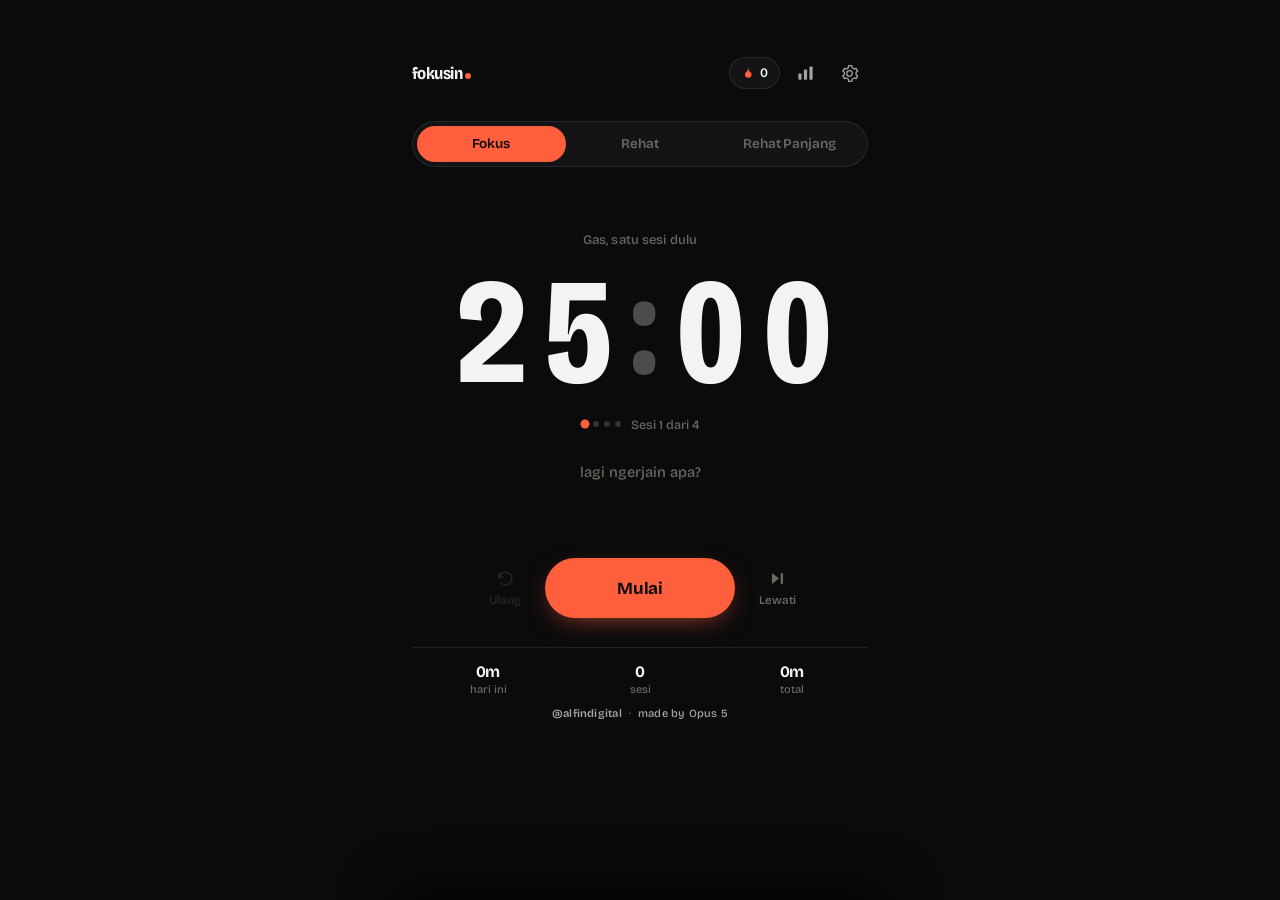
<file: index.html>
<!doctype html>
<html lang="id" data-theme="dark" data-mode="focus">
<head>
<meta charset="utf-8">
<meta name="viewport" content="width=device-width, initial-scale=1, viewport-fit=cover, maximum-scale=5">
<title>Fokusin - Timer Pomodoro</title>
<meta name="description" content="Timer pomodoro simpel buat yang gampang kedistrak. Offline, tanpa akun, tanpa iklan.">
<meta name="theme-color" content="#0B0B0C">
<meta name="color-scheme" content="dark light">
<link rel="manifest" href="manifest.webmanifest">
<link rel="icon" href="icons/favicon-32.png" sizes="32x32">
<link rel="apple-touch-icon" href="icons/apple-touch-icon.png">
<meta name="apple-mobile-web-app-capable" content="yes">
<meta name="apple-mobile-web-app-status-bar-style" content="black-translucent">
<meta name="apple-mobile-web-app-title" content="Fokusin">
<meta name="mobile-web-app-capable" content="yes">

<meta property="og:title" content="Fokusin - Timer Pomodoro">
<meta property="og:description" content="Timer pomodoro simpel buat yang gampang kedistrak. Offline, tanpa akun, tanpa iklan.">
<meta property="og:type" content="website">

<link rel="preconnect" href="https://fonts.googleapis.com">
<link rel="preconnect" href="https://fonts.gstatic.com" crossorigin>
<link rel="stylesheet" href="https://fonts.googleapis.com/css2?family=Bricolage+Grotesque:opsz,wdth,wght@12..96,75..100,400..800&display=swap">
<link rel="stylesheet" href="css/style.css?v=5">
</head>
<body>

<div class="fill" id="fill" aria-hidden="true"></div>
<div class="hairline" id="hairline" aria-hidden="true"></div>

<div class="app">

  <header class="bar">
    <div class="brand">
      <span class="brand__word">fokusin</span>
      <span class="brand__dot" aria-hidden="true"></span>
    </div>
    <div class="bar__right">
      <button class="chip" id="streakChip" type="button" aria-label="Buka statistik">
        <svg viewBox="0 0 24 24" aria-hidden="true"><path d="M13 2s.6 3.2-1.6 5.5C9.2 9.8 7 11.4 7 14.5A5.5 5.5 0 0 0 12.5 20 5.5 5.5 0 0 0 18 14.5c0-2.4-1.2-4-2.3-5.3-.3 1-.9 1.8-1.7 2.3.4-2.9-.4-6.7-1-9.5Z"/></svg>
        <span id="streakValue">0</span>
      </button>
      <button class="iconbtn" id="btnStats" type="button" aria-label="Statistik">
        <svg viewBox="0 0 24 24" aria-hidden="true"><rect x="3" y="12" width="4" height="8" rx="1"/><rect x="10" y="7" width="4" height="13" rx="1"/><rect x="17" y="3" width="4" height="17" rx="1"/></svg>
      </button>
      <button class="iconbtn" id="btnSettings" type="button" aria-label="Setelan">
        <svg viewBox="0 0 24 24" aria-hidden="true"><path d="M12 8.5A3.5 3.5 0 1 0 12 15.5 3.5 3.5 0 0 0 12 8.5Zm8.4 3.5c0-.5-.05-1-.13-1.47l2.03-1.56-2-3.46-2.4.96a8.3 8.3 0 0 0-2.55-1.48L14.9 2h-4l-.45 2.99c-.92.33-1.78.83-2.54 1.48l-2.4-.96-2 3.46 2.03 1.56a8.6 8.6 0 0 0 0 2.94L3.5 15.03l2 3.46 2.4-.96c.76.65 1.62 1.15 2.55 1.48L10.9 22h4l.45-2.99a8.3 8.3 0 0 0 2.55-1.48l2.4.96 2-3.46-2.03-1.56c.08-.48.13-.97.13-1.47Z" fill="none" stroke="currentColor" stroke-width="1.6" stroke-linejoin="round"/></svg>
      </button>
    </div>
  </header>

  <nav class="modes" id="modes" role="tablist" aria-label="Mode timer">
    <span class="modes__pill" id="modePill" aria-hidden="true"></span>
    <button role="tab" type="button" data-mode="focus" aria-selected="true">Fokus</button>
    <button role="tab" type="button" data-mode="short" aria-selected="false">Rehat</button>
    <button role="tab" type="button" data-mode="long" aria-selected="false">Rehat Panjang</button>
  </nav>

  <main class="stage">
    <p class="eyebrow" id="eyebrow">Gas, satu sesi dulu</p>

    <div class="clock" id="clock" role="timer" aria-live="off">
      <span class="clock__d" data-i="0">2</span><span class="clock__d" data-i="1">5</span><span class="clock__sep">:</span><span class="clock__d" data-i="2">0</span><span class="clock__d" data-i="3">0</span>
    </div>
    <span class="sr-only" id="clockSr" aria-live="polite"></span>

    <div class="rounds">
      <span class="rounds__dots" id="roundDots"></span>
      <span class="rounds__label" id="roundLabel">Sesi 1 dari 4</span>
    </div>

    <label class="task">
      <span class="sr-only">Tugas yang sedang dikerjakan</span>
      <input id="taskInput" type="text" maxlength="60" placeholder="lagi ngerjain apa?" autocomplete="off" enterkeyhint="done">
    </label>
  </main>

  <div class="controls">
    <button class="ghost" id="btnReset" type="button">
      <svg viewBox="0 0 24 24" aria-hidden="true"><path d="M4 12a8 8 0 1 1 2.3 5.7" fill="none" stroke="currentColor" stroke-width="2" stroke-linecap="round"/><path d="M4 5v5h5" fill="none" stroke="currentColor" stroke-width="2" stroke-linecap="round" stroke-linejoin="round"/></svg>
      <span>Ulang</span>
    </button>

    <button class="primary" id="btnStart" type="button">
      <span id="btnStartLabel">Mulai</span>
    </button>

    <button class="ghost" id="btnSkip" type="button">
      <svg viewBox="0 0 24 24" aria-hidden="true"><path d="M5 5l9 7-9 7V5Z"/><rect x="16" y="5" width="3" height="14" rx="1"/></svg>
      <span>Lewati</span>
    </button>
  </div>

  <footer class="foot">
    <div class="strip">
      <div class="strip__item"><b id="statToday">0m</b><small>hari ini</small></div>
      <div class="strip__item"><b id="statSessions">0</b><small>sesi</small></div>
      <div class="strip__item"><b id="statTotal">0j</b><small>total</small></div>
    </div>
    <p class="credit">
      <a href="https://alfindigital.com" target="_blank" rel="noopener noreferrer">@alfindigital</a>
      <span class="credit__sep" aria-hidden="true">&middot;</span>
      <span>made by Opus 5</span>
    </p>
  </footer>
</div>

<div class="toast" id="toast" role="status" aria-live="polite"></div>

<!-- ============ SHEET: SETELAN ============ -->
<div class="scrim" id="scrim" hidden></div>

<section class="sheet" id="sheetSettings" hidden aria-labelledby="settingsTitle">
  <div class="sheet__grab" aria-hidden="true"></div>
  <div class="sheet__head">
    <h2 id="settingsTitle">Setelan</h2>
    <button class="iconbtn" data-close type="button" aria-label="Tutup">
      <svg viewBox="0 0 24 24" aria-hidden="true"><path d="M6 6l12 12M18 6L6 18" fill="none" stroke="currentColor" stroke-width="2" stroke-linecap="round"/></svg>
    </button>
  </div>
  <div class="sheet__body">

    <p class="label">Durasi</p>
    <div class="rows">
      <div class="row"><span>Fokus</span><span class="stepper"><button type="button" data-step="focusMin:-1" aria-label="Kurangi">−</button><b id="valFocusMin">25</b><button type="button" data-step="focusMin:1" aria-label="Tambah">+</button><i>mnt</i></span></div>
      <div class="row"><span>Rehat</span><span class="stepper"><button type="button" data-step="shortMin:-1" aria-label="Kurangi">−</button><b id="valShortMin">5</b><button type="button" data-step="shortMin:1" aria-label="Tambah">+</button><i>mnt</i></span></div>
      <div class="row"><span>Rehat panjang</span><span class="stepper"><button type="button" data-step="longMin:-1" aria-label="Kurangi">−</button><b id="valLongMin">15</b><button type="button" data-step="longMin:1" aria-label="Tambah">+</button><i>mnt</i></span></div>
      <div class="row"><span>Sesi sebelum rehat panjang</span><span class="stepper"><button type="button" data-step="rounds:-1" aria-label="Kurangi">−</button><b id="valRounds">4</b><button type="button" data-step="rounds:1" aria-label="Tambah">+</button><i>sesi</i></span></div>
    </div>

    <p class="label">Otomatis</p>
    <div class="rows">
      <div class="row"><span>Auto mulai rehat</span><button class="switch" type="button" data-toggle="autoBreak" role="switch" aria-checked="false"><i></i></button></div>
      <div class="row"><span>Auto mulai fokus</span><button class="switch" type="button" data-toggle="autoFocus" role="switch" aria-checked="false"><i></i></button></div>
    </div>

    <p class="label">Suara &amp; getar</p>
    <div class="rows">
      <div class="row"><span>Alarm</span>
        <span class="segs" id="soundSegs">
          <button type="button" data-sound="bell">Denting</button>
          <button type="button" data-sound="knock">Ketuk</button>
          <button type="button" data-sound="rise">Naik</button>
          <button type="button" data-sound="none">Bisu</button>
        </span>
      </div>
      <div class="row"><span>Volume</span><input class="range" id="volRange" type="range" min="0" max="100" step="5" aria-label="Volume alarm"></div>
      <div class="row"><span>Getar saat selesai</span><button class="switch" type="button" data-toggle="vibrate" role="switch" aria-checked="false"><i></i></button></div>
    </div>

    <p class="label">Tampilan</p>
    <div class="rows">
      <div class="row"><span>Tema</span>
        <span class="segs" id="themeSegs">
          <button type="button" data-theme="dark">Gelap</button>
          <button type="button" data-theme="light">Terang</button>
          <button type="button" data-theme="system">Sistem</button>
        </span>
      </div>
      <div class="row"><span>Layar tetap nyala</span><button class="switch" type="button" data-toggle="wakeLock" role="switch" aria-checked="false"><i></i></button></div>
    </div>

    <p class="label">Notifikasi</p>
    <div class="rows">
      <div class="row"><span>Kabari kalau sesi kelar</span><button class="switch" type="button" data-toggle="notify" role="switch" aria-checked="false"><i></i></button></div>
    </div>
    <p class="note" id="notifyNote">Kalau app ditutup total, notifikasi bisa telat. Biarkan tab tetap terbuka pas timer jalan.</p>

    <p class="label">Data</p>
    <div class="rows">
      <div class="row"><span>Hapus semua data</span><button class="danger" id="btnWipe" type="button">Hapus</button></div>
    </div>
    <p class="note">Semua data cuma disimpan di HP kamu. Nggak ada server, nggak ada akun.</p>

  </div>
</section>

<!-- ============ SHEET: STATISTIK ============ -->
<section class="sheet" id="sheetStats" hidden aria-labelledby="statsTitle">
  <div class="sheet__grab" aria-hidden="true"></div>
  <div class="sheet__head">
    <h2 id="statsTitle">Statistik</h2>
    <button class="iconbtn" data-close type="button" aria-label="Tutup">
      <svg viewBox="0 0 24 24" aria-hidden="true"><path d="M6 6l12 12M18 6L6 18" fill="none" stroke="currentColor" stroke-width="2" stroke-linecap="round"/></svg>
    </button>
  </div>
  <div class="sheet__body">
    <div class="bigrow">
      <div><b id="sTotal">0j 0m</b><small>total fokus</small></div>
      <div><b id="sStreak">0</b><small>streak sekarang</small></div>
      <div><b id="sBest">0</b><small>streak terbaik</small></div>
    </div>

    <p class="label">7 hari terakhir</p>
    <div class="chart" id="chart"></div>

    <p class="label">Riwayat</p>
    <div class="rows" id="historyRows"></div>
  </div>
</section>

<script src="js/app.js?v=6"></script>
</body>
</html>
</file>
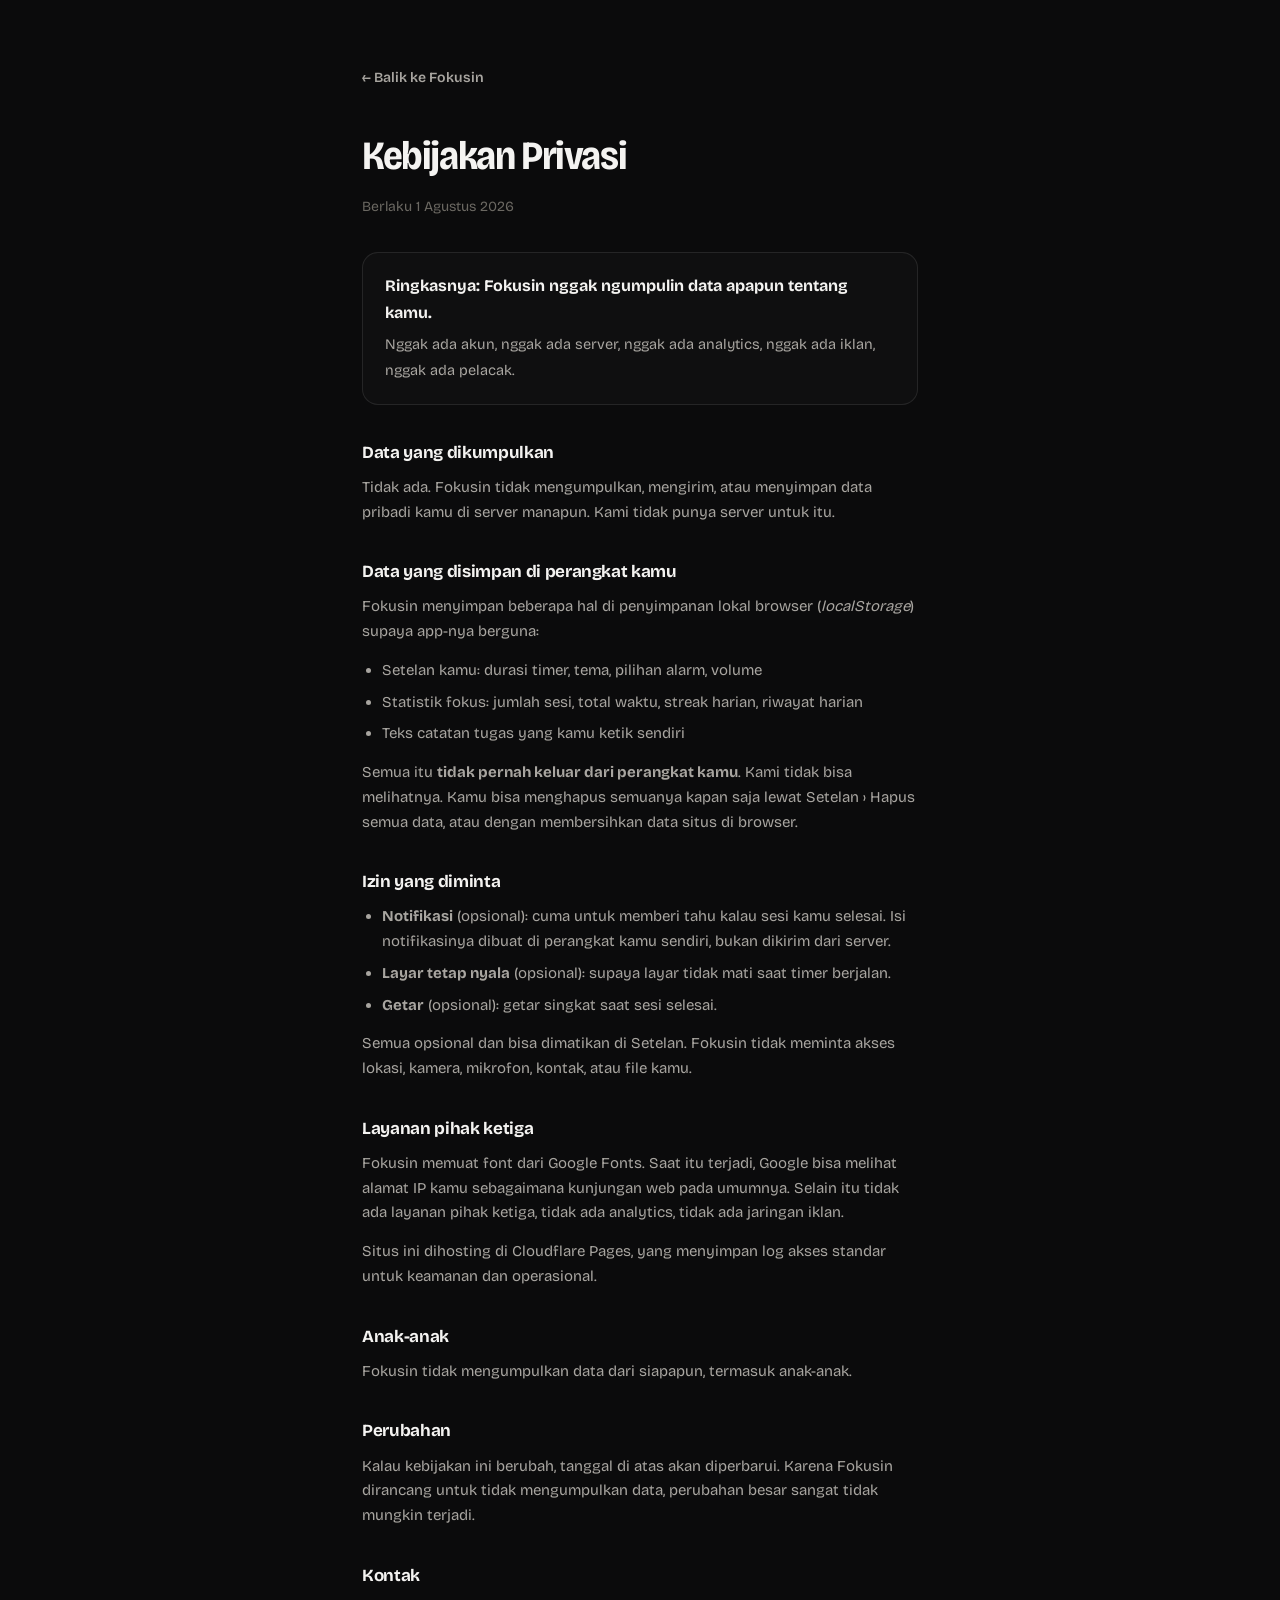
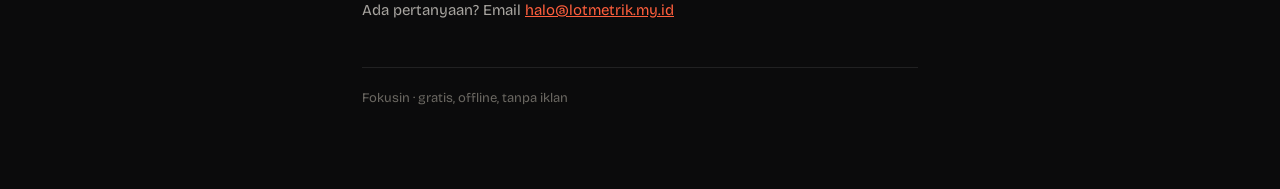
<file: privasi.html>
<!doctype html>
<html lang="id">
<head>
<meta charset="utf-8">
<meta name="viewport" content="width=device-width, initial-scale=1">
<title>Kebijakan Privasi - Fokusin</title>
<meta name="description" content="Fokusin tidak mengumpulkan data apapun. Semua tersimpan di perangkat kamu.">
<meta name="theme-color" content="#0B0B0C">
<link rel="icon" href="icons/favicon-32.png" sizes="32x32">
<link rel="preconnect" href="https://fonts.googleapis.com">
<link rel="preconnect" href="https://fonts.gstatic.com" crossorigin>
<link rel="stylesheet" href="https://fonts.googleapis.com/css2?family=Bricolage+Grotesque:opsz,wdth,wght@12..96,75..100,400..800&display=swap">
<style>
  :root{ --ink:#F4F3F1; --ink-2:#A8A5A0; --ink-3:#6B6862; --bg:#0B0B0C; --accent:#FF5F3D; --line:rgba(255,255,255,.09); }
  *,*::before,*::after{ box-sizing:border-box; }
  body{
    margin:0; background:var(--bg); color:var(--ink);
    font-family:"Bricolage Grotesque", ui-sans-serif, system-ui, sans-serif;
    -webkit-font-smoothing:antialiased;
    line-height:1.65;
  }
  .wrap{ max-width:620px; margin-inline:auto; padding:clamp(28px,7vw,64px) clamp(18px,5vw,32px) 80px; }
  a{ color:var(--accent); }
  .back{
    display:inline-flex; align-items:center; gap:7px;
    font-size:14px; font-weight:600; text-decoration:none; color:var(--ink-2);
    margin-bottom:34px;
  }
  .back:hover{ color:var(--ink); }
  h1{ font-size:clamp(28px,7vw,40px); font-weight:700; letter-spacing:-.035em; font-variation-settings:"wdth" 88; margin:0 0 6px; }
  .sub{ color:var(--ink-3); font-size:14px; margin:0 0 34px; }
  h2{ font-size:17px; font-weight:700; letter-spacing:-.02em; margin:34px 0 8px; }
  p{ color:var(--ink-2); font-size:15px; margin:0 0 14px; }
  ul{ color:var(--ink-2); font-size:15px; padding-left:20px; margin:0 0 14px; }
  li{ margin-bottom:7px; }
  .big{
    border:1px solid var(--line); border-radius:16px;
    padding:20px 22px; margin:0 0 8px;
    background:rgba(255,255,255,.02);
  }
  .big b{ color:var(--ink); font-size:16px; display:block; margin-bottom:5px; }
  .big span{ color:var(--ink-2); font-size:14.5px; }
  footer{ margin-top:44px; padding-top:20px; border-top:1px solid var(--line); color:var(--ink-3); font-size:13px; }
</style>
</head>
<body>
<div class="wrap">
  <a class="back" href="./">&larr; Balik ke Fokusin</a>

  <h1>Kebijakan Privasi</h1>
  <p class="sub">Berlaku 1 Agustus 2026</p>

  <div class="big">
    <b>Ringkasnya: Fokusin nggak ngumpulin data apapun tentang kamu.</b>
    <span>Nggak ada akun, nggak ada server, nggak ada analytics, nggak ada iklan, nggak ada pelacak.</span>
  </div>

  <h2>Data yang dikumpulkan</h2>
  <p>Tidak ada. Fokusin tidak mengumpulkan, mengirim, atau menyimpan data pribadi kamu di server manapun. Kami tidak punya server untuk itu.</p>

  <h2>Data yang disimpan di perangkat kamu</h2>
  <p>Fokusin menyimpan beberapa hal di penyimpanan lokal browser (<i>localStorage</i>) supaya app-nya berguna:</p>
  <ul>
    <li>Setelan kamu: durasi timer, tema, pilihan alarm, volume</li>
    <li>Statistik fokus: jumlah sesi, total waktu, streak harian, riwayat harian</li>
    <li>Teks catatan tugas yang kamu ketik sendiri</li>
  </ul>
  <p>Semua itu <b>tidak pernah keluar dari perangkat kamu</b>. Kami tidak bisa melihatnya. Kamu bisa menghapus semuanya kapan saja lewat Setelan &rsaquo; Hapus semua data, atau dengan membersihkan data situs di browser.</p>

  <h2>Izin yang diminta</h2>
  <ul>
    <li><b>Notifikasi</b> (opsional): cuma untuk memberi tahu kalau sesi kamu selesai. Isi notifikasinya dibuat di perangkat kamu sendiri, bukan dikirim dari server.</li>
    <li><b>Layar tetap nyala</b> (opsional): supaya layar tidak mati saat timer berjalan.</li>
    <li><b>Getar</b> (opsional): getar singkat saat sesi selesai.</li>
  </ul>
  <p>Semua opsional dan bisa dimatikan di Setelan. Fokusin tidak meminta akses lokasi, kamera, mikrofon, kontak, atau file kamu.</p>

  <h2>Layanan pihak ketiga</h2>
  <p>Fokusin memuat font dari Google Fonts. Saat itu terjadi, Google bisa melihat alamat IP kamu sebagaimana kunjungan web pada umumnya. Selain itu tidak ada layanan pihak ketiga, tidak ada analytics, tidak ada jaringan iklan.</p>
  <p>Situs ini dihosting di Cloudflare Pages, yang menyimpan log akses standar untuk keamanan dan operasional.</p>

  <h2>Anak-anak</h2>
  <p>Fokusin tidak mengumpulkan data dari siapapun, termasuk anak-anak.</p>

  <h2>Perubahan</h2>
  <p>Kalau kebijakan ini berubah, tanggal di atas akan diperbarui. Karena Fokusin dirancang untuk tidak mengumpulkan data, perubahan besar sangat tidak mungkin terjadi.</p>

  <h2>Kontak</h2>
  <p>Ada pertanyaan? Email <a href="mailto:halo@lotmetrik.my.id">halo@lotmetrik.my.id</a></p>

  <footer>Fokusin &middot; gratis, offline, tanpa iklan</footer>
</div>
</body>
</html>
</file>
<file: css/style.css>
/* Fokusin - style.css
   Design notes:
   - No circular progress ring. Progress = the page itself filling from the bottom.
   - One accent color per mode, everything else is off-black / paper.
   - Type does the heavy lifting: Bricolage Grotesque, optical sizing on.
*/

:root{
  --ink:#F4F3F1;
  --ink-2:#A8A5A0;
  --ink-3:#6B6862;
  --bg:#0B0B0C;
  --surface:#141416;
  --surface-2:#1D1D20;
  --line:rgba(255,255,255,.09);
  --line-2:rgba(255,255,255,.16);

  --accent:#FF5F3D;
  --accent-ink:#0B0B0C;
  --fill:rgba(255,95,61,.13);

  --r-sm:10px;
  --r-md:16px;
  --r-lg:26px;
  --sheet-r:28px;

  --pad:clamp(18px, 5vw, 32px);
  --safe-t:env(safe-area-inset-top, 0px);
  --safe-b:env(safe-area-inset-bottom, 0px);

  --ease:cubic-bezier(.22,1,.36,1);
  --snap:cubic-bezier(.34,1.56,.64,1);
}

/* mode accents */
[data-mode="focus"]{ --accent:#FF5F3D; --fill:rgba(255,95,61,.13); }
[data-mode="short"]{ --accent:#3DDC97; --fill:rgba(61,220,151,.12); }
[data-mode="long"] { --accent:#5B8CFF; --fill:rgba(91,140,255,.13); }

[data-theme="light"]{
  --ink:#101013;
  --ink-2:#5C5A56;
  --ink-3:#8E8B85;
  --bg:#F5F3EF;
  --surface:#FFFFFF;
  --surface-2:#EEEBE5;
  --line:rgba(0,0,0,.10);
  --line-2:rgba(0,0,0,.18);
  --accent-ink:#FFFFFF;
}
[data-theme="light"][data-mode="focus"]{ --accent:#E8431F; --fill:rgba(232,67,31,.10); }
[data-theme="light"][data-mode="short"]{ --accent:#0E9F6B; --fill:rgba(14,159,107,.10); }
[data-theme="light"][data-mode="long"] { --accent:#2F5FE0; --fill:rgba(47,95,224,.10); }

*,*::before,*::after{ box-sizing:border-box; }

html,body{ height:100%; }

body{
  margin:0;
  background:var(--bg);
  color:var(--ink);
  font-family:"Bricolage Grotesque", ui-sans-serif, system-ui, -apple-system, "Segoe UI", Roboto, sans-serif;
  -webkit-font-smoothing:antialiased;
  text-rendering:optimizeLegibility;
  overscroll-behavior:none;
  -webkit-tap-highlight-color:transparent;
  transition:background .5s var(--ease), color .5s var(--ease);
}

button,input{ font:inherit; color:inherit; }
button{ background:none; border:0; cursor:pointer; padding:0; }

.sr-only{
  position:absolute; width:1px; height:1px; padding:0; margin:-1px;
  overflow:hidden; clip:rect(0 0 0 0); white-space:nowrap; border:0;
}

:where(button,input,[role="switch"]):focus-visible{
  outline:2px solid var(--accent);
  outline-offset:3px;
  border-radius:8px;
}

/* ---------- progress fill ---------- */
.fill{
  position:fixed; inset:auto 0 0 0;
  height:0%;
  background:linear-gradient(to top, var(--fill), transparent);
  pointer-events:none;
  z-index:0;
  transition:height .95s linear, background .5s var(--ease);
}
.hairline{
  position:fixed; left:0; right:0; bottom:0;
  height:1px;
  background:var(--accent);
  opacity:.5;
  transform:translateY(0);
  pointer-events:none;
  z-index:0;
  transition:bottom .95s linear, opacity .4s var(--ease);
}
body[data-running="0"] .hairline{ opacity:0; }

/* ---------- layout ---------- */
.app{
  position:relative;
  z-index:1;
  min-height:100svh;
  max-width:520px;
  margin-inline:auto;
  padding:calc(var(--safe-t) + 14px) var(--pad) calc(var(--safe-b) + 14px);
  display:grid;
  grid-template-rows:auto auto 1fr auto auto;
  gap:clamp(14px, 3vh, 26px);
}

/* ---------- top bar ---------- */
.bar{ display:flex; align-items:center; justify-content:space-between; gap:12px; }

.brand{ display:flex; align-items:baseline; gap:3px; }
.brand__word{
  font-size:17px; font-weight:700; letter-spacing:-.03em;
  font-variation-settings:"wdth" 88;
}
.brand__dot{
  width:6px; height:6px; border-radius:50%;
  background:var(--accent);
  transition:background .5s var(--ease);
}
body[data-running="1"] .brand__dot{ animation:pulse 2.4s ease-in-out infinite; }
@keyframes pulse{ 0%,100%{opacity:1; transform:scale(1)} 50%{opacity:.35; transform:scale(.8)} }

.bar__right{ display:flex; align-items:center; gap:6px; }

.iconbtn{
  width:38px; height:38px;
  display:grid; place-items:center;
  border-radius:12px;
  color:var(--ink-2);
  transition:background .2s, color .2s, transform .15s var(--snap);
}
.iconbtn svg{ width:19px; height:19px; fill:currentColor; }
.iconbtn:hover{ background:var(--surface); color:var(--ink); }
.iconbtn:active{ transform:scale(.9); }

.chip{
  display:inline-flex; align-items:center; gap:5px;
  height:32px; padding:0 11px;
  border-radius:999px;
  background:var(--surface);
  border:1px solid var(--line);
  font-size:13px; font-weight:600;
  font-variant-numeric:tabular-nums;
  transition:transform .15s var(--snap), border-color .2s;
}
.chip svg{ width:14px; height:14px; fill:var(--accent); transition:fill .5s var(--ease); }
.chip:active{ transform:scale(.94); }
.chip[data-hot="1"]{ border-color:color-mix(in oklab, var(--accent) 45%, transparent); }

/* ---------- mode switch ---------- */
.modes{
  position:relative;
  display:grid; grid-template-columns:repeat(3,1fr);
  gap:2px; padding:4px;
  background:var(--surface);
  border:1px solid var(--line);
  border-radius:999px;
}
.modes button{
  position:relative; z-index:1;
  height:36px;
  border-radius:999px;
  font-size:13.5px; font-weight:600; letter-spacing:-.01em;
  color:var(--ink-3);
  white-space:nowrap;
  transition:color .28s var(--ease);
}
.modes button[aria-selected="true"]{ color:var(--accent-ink); }
.modes__pill{
  position:absolute; z-index:0;
  top:4px; bottom:4px; left:4px;
  width:calc((100% - 8px)/3);
  border-radius:999px;
  background:var(--accent);
  transition:transform .42s var(--snap), background .5s var(--ease);
}

/* ---------- stage ---------- */
.stage{
  display:flex; flex-direction:column;
  align-items:center; justify-content:center;
  gap:clamp(10px, 2.4vh, 20px);
  text-align:center;
  min-height:0;
}

.eyebrow{
  margin:0;
  font-size:13px; font-weight:500;
  color:var(--ink-3);
  letter-spacing:.01em;
  min-height:1.2em;
  transition:opacity .3s var(--ease);
}

.clock{
  display:flex; align-items:baseline; justify-content:center;
  font-size:clamp(76px, 25vw, 132px);
  line-height:.86;
  font-weight:700;
  letter-spacing:-.055em;
  font-variation-settings:"wdth" 82, "opsz" 96;
  font-variant-numeric:tabular-nums;
  user-select:none;
}
.clock__d{
  display:inline-block;
  width:.58em;
  text-align:center;
  transition:transform .34s var(--snap), opacity .34s var(--ease);
}
.clock__d.tick{ animation:tick .36s var(--snap); }
@keyframes tick{
  0%{ transform:translateY(.14em) scale(.94); opacity:.35 }
  100%{ transform:none; opacity:1 }
}
.clock__sep{
  width:.3em; text-align:center;
  opacity:.28;
  transform:translateY(-.04em);
}
body[data-running="1"] .clock__sep{ animation:blink 2s steps(1,end) infinite; }
@keyframes blink{ 0%,50%{opacity:.28} 51%,100%{opacity:.06} }

body[data-paused="1"] .clock{ opacity:.42; }
.clock{ transition:opacity .35s var(--ease); }

.rounds{ display:flex; align-items:center; gap:10px; }
.rounds__dots{ display:flex; gap:5px; }
.rounds__dots i{
  width:6px; height:6px; border-radius:50%;
  background:var(--line-2);
  transition:background .35s var(--ease), transform .35s var(--snap);
}
.rounds__dots i[data-on="1"]{ background:var(--accent); }
.rounds__dots i[data-now="1"]{ transform:scale(1.5); background:var(--accent); }
.rounds__label{ font-size:12.5px; color:var(--ink-3); font-weight:500; }

.task{ width:100%; max-width:340px; }
.task input{
  width:100%;
  height:42px;
  padding:0 14px;
  text-align:center;
  background:transparent;
  border:1px solid transparent;
  border-radius:12px;
  font-size:14.5px; font-weight:500;
  color:var(--ink);
  transition:background .2s, border-color .2s;
}
.task input::placeholder{ color:var(--ink-3); }
.task input:hover{ border-color:var(--line); }
.task input:focus{ background:var(--surface); border-color:var(--line-2); outline:none; }

/* ---------- controls ---------- */
.controls{
  display:grid;
  grid-template-columns:1fr auto 1fr;
  align-items:center;
  gap:clamp(10px, 4vw, 20px);
}

.primary{
  height:60px;
  min-width:clamp(150px, 44vw, 190px);
  padding:0 34px;
  border-radius:999px;
  background:var(--accent);
  color:var(--accent-ink);
  font-size:17px; font-weight:700; letter-spacing:-.015em;
  box-shadow:0 8px 26px -10px color-mix(in oklab, var(--accent) 70%, transparent);
  transition:transform .16s var(--snap), background .5s var(--ease), box-shadow .3s;
}
.primary:active{ transform:scale(.955); }

.ghost{
  display:flex; flex-direction:column; align-items:center; gap:5px;
  color:var(--ink-3);
  font-size:11.5px; font-weight:600;
  padding:8px 4px;
  border-radius:14px;
  transition:color .2s, transform .15s var(--snap), opacity .25s;
}
.ghost svg{ width:19px; height:19px; fill:currentColor; }
.ghost:nth-of-type(1){ justify-self:end; }
.controls .ghost:last-child{ justify-self:start; }
.ghost:hover{ color:var(--ink); }
.ghost:active{ transform:scale(.9); }
.ghost[disabled]{ opacity:.28; pointer-events:none; }

/* ---------- bottom strip ---------- */
.foot{ display:flex; flex-direction:column; gap:11px; }

.strip{
  display:grid; grid-template-columns:repeat(3,1fr);
  border-top:1px solid var(--line);
  padding-top:14px;
}
.strip__item{ display:flex; flex-direction:column; align-items:center; gap:2px; }
.strip__item b{ font-size:16px; font-weight:700; font-variant-numeric:tabular-nums; letter-spacing:-.02em; }
.strip__item small{ font-size:11px; color:var(--ink-3); font-weight:500; }

/* --ink-2, bukan --ink-3: pada 11px teks ini terhitung "normal text" di WCAG,
   jadi butuh >= 4.5:1. --ink-3 cuma 3.07:1 di tema terang, gagal. */
.credit{
  margin:0;
  display:flex; align-items:center; justify-content:center; gap:7px;
  font-size:11px; font-weight:500;
  letter-spacing:.02em;
  color:var(--ink-2);
}
.credit a{
  color:var(--ink-2);
  text-decoration:none;
  font-weight:600;
  transition:color .2s var(--ease);
}
.credit a:hover{ color:var(--accent); }
.credit a:focus-visible{ border-radius:5px; }
.credit__sep{ opacity:.55; }

/* ---------- toast ---------- */
.toast{
  position:fixed;
  left:50%; bottom:calc(var(--safe-b) + 92px);
  transform:translate(-50%, 14px);
  z-index:60;
  max-width:min(90vw, 340px);
  padding:11px 18px;
  border-radius:999px;
  background:var(--surface-2);
  border:1px solid var(--line);
  box-shadow:0 12px 34px -14px rgba(0,0,0,.7);
  font-size:13.5px; font-weight:500;
  text-align:center;
  opacity:0; pointer-events:none;
  transition:opacity .3s var(--ease), transform .34s var(--snap);
}
.toast[data-show="1"]{ opacity:1; transform:translate(-50%,0); }

/* ---------- sheets ---------- */
.scrim{
  position:fixed; inset:0; z-index:70;
  background:rgba(0,0,0,.5);
  backdrop-filter:blur(3px);
  -webkit-backdrop-filter:blur(3px);
  opacity:0;
  transition:opacity .32s var(--ease);
}
.scrim[data-show="1"]{ opacity:1; }

.sheet{
  position:fixed; z-index:80;
  left:0; right:0; bottom:0;
  max-width:520px; margin-inline:auto;
  max-height:88svh;
  display:flex; flex-direction:column;
  background:var(--bg);
  border:1px solid var(--line);
  border-bottom:0;
  border-radius:var(--sheet-r) var(--sheet-r) 0 0;
  box-shadow:0 -20px 60px -22px rgba(0,0,0,.75);
  transform:translateY(100%);
  transition:transform .42s var(--ease);
}
.sheet[data-show="1"]{ transform:none; }

.sheet__grab{
  width:38px; height:4px; border-radius:99px;
  background:var(--line-2);
  margin:10px auto 0;
  flex:none;
}
.sheet__head{
  display:flex; align-items:center; justify-content:space-between;
  padding:10px var(--pad) 8px;
  flex:none;
}
.sheet__head h2{
  margin:0;
  font-size:20px; font-weight:700; letter-spacing:-.03em;
  font-variation-settings:"wdth" 88;
}
.sheet__body{
  overflow-y:auto;
  -webkit-overflow-scrolling:touch;
  overscroll-behavior:contain;
  padding:4px var(--pad) calc(var(--safe-b) + 26px);
  scrollbar-width:thin;
  scrollbar-color:var(--line-2) transparent;
}
.sheet__body::-webkit-scrollbar{ width:6px; }
.sheet__body::-webkit-scrollbar-track{ background:transparent; }
.sheet__body::-webkit-scrollbar-thumb{
  background:var(--line-2);
  border-radius:99px;
}

.label{
  margin:22px 0 8px;
  font-size:11px; font-weight:700;
  letter-spacing:.09em; text-transform:uppercase;
  color:var(--ink-3);
}
.label:first-child{ margin-top:8px; }

.rows{
  border:1px solid var(--line);
  border-radius:var(--r-md);
  overflow:hidden;
  background:var(--surface);
}
.row{
  display:flex; align-items:center; justify-content:space-between; gap:14px;
  min-height:52px;
  padding:9px 14px;
  border-bottom:1px solid var(--line);
  font-size:14.5px; font-weight:500;
}
.row:last-child{ border-bottom:0; }

.note{
  margin:9px 2px 0;
  font-size:12px; line-height:1.5;
  color:var(--ink-3);
}

/* stepper */
.stepper{ display:inline-flex; align-items:center; gap:2px; flex:none; }
.stepper button{
  width:32px; height:32px;
  display:grid; place-items:center;
  border-radius:9px;
  background:var(--surface-2);
  color:var(--ink-2);
  font-size:17px; font-weight:600; line-height:1;
  transition:background .18s, color .18s, transform .13s var(--snap);
}
.stepper button:hover{ color:var(--ink); }
.stepper button:active{ transform:scale(.88); }
.stepper b{
  min-width:34px; text-align:center;
  font-size:15px; font-weight:700;
  font-variant-numeric:tabular-nums;
}
.stepper i{ font-style:normal; font-size:11.5px; color:var(--ink-3); width:26px; }

/* switch */
.switch{
  width:47px; height:28px; flex:none;
  border-radius:999px;
  background:var(--surface-2);
  border:1px solid var(--line);
  padding:2px;
  display:flex; align-items:center;
  transition:background .28s var(--ease), border-color .28s;
}
.switch i{
  width:22px; height:22px; border-radius:50%;
  background:var(--ink-3);
  display:block;
  transition:transform .3s var(--snap), background .28s var(--ease);
}
.switch[aria-checked="true"]{ background:var(--accent); border-color:transparent; }
.switch[aria-checked="true"] i{ transform:translateX(19px); background:var(--accent-ink); }

/* segmented */
.segs{
  display:inline-flex; gap:2px; flex:none;
  padding:3px;
  background:var(--surface-2);
  border-radius:11px;
}
.segs button{
  padding:0 11px; height:29px;
  border-radius:8px;
  font-size:12.5px; font-weight:600;
  color:var(--ink-3);
  transition:background .22s var(--ease), color .22s;
}
.segs button[data-on="1"]{ background:var(--accent); color:var(--accent-ink); }

/* range */
.range{
  -webkit-appearance:none; appearance:none;
  width:132px; height:4px; flex:none;
  border-radius:99px;
  background:var(--surface-2);
  outline:none;
}
.range::-webkit-slider-thumb{
  -webkit-appearance:none; appearance:none;
  width:18px; height:18px; border-radius:50%;
  background:var(--accent);
  cursor:pointer;
  box-shadow:0 0 0 3px color-mix(in oklab, var(--accent) 22%, transparent);
}
.range::-moz-range-thumb{
  width:18px; height:18px; border-radius:50%; border:0;
  background:var(--accent); cursor:pointer;
}

.danger{
  height:32px; padding:0 15px;
  border-radius:9px;
  background:color-mix(in oklab, #FF4D4D 16%, transparent);
  color:#FF6B6B;
  font-size:13px; font-weight:600;
  transition:transform .14s var(--snap);
}
.danger:active{ transform:scale(.94); }

/* stats */
.bigrow{
  display:grid; grid-template-columns:repeat(3,1fr);
  gap:8px;
  padding:18px 4px 4px;
}
.bigrow div{ display:flex; flex-direction:column; align-items:center; gap:3px; text-align:center; }
.bigrow b{
  font-size:clamp(20px, 6vw, 25px); font-weight:700;
  letter-spacing:-.03em; font-variant-numeric:tabular-nums;
}
.bigrow small{ font-size:11px; color:var(--ink-3); font-weight:500; }

.chart{
  display:grid; grid-template-columns:repeat(7,1fr);
  gap:8px;
  align-items:end;
  height:126px;
  padding:12px 14px 0;
  border:1px solid var(--line);
  border-radius:var(--r-md);
  background:var(--surface);
}
.chart .bar{
  display:flex; flex-direction:column; align-items:center; gap:6px;
  height:100%;
  justify-content:flex-end;
}
.chart .bar span{
  width:100%;
  border-radius:6px 6px 3px 3px;
  background:var(--accent);
  min-height:3px;
  opacity:.85;
  transition:height .5s var(--ease);
}
.chart .bar[data-empty="1"] span{ background:var(--line-2); opacity:1; }
.chart .bar small{ font-size:10px; color:var(--ink-3); font-weight:600; padding-bottom:10px; }

.hist{
  display:flex; align-items:center; justify-content:space-between;
  min-height:46px; padding:8px 14px;
  border-bottom:1px solid var(--line);
  font-size:13.5px;
}
.hist:last-child{ border-bottom:0; }
.hist b{ font-weight:600; }
.hist span{ color:var(--ink-3); font-size:12.5px; font-variant-numeric:tabular-nums; }
.empty{ padding:22px 14px; text-align:center; color:var(--ink-3); font-size:13px; }

/* ---------- responsive ---------- */
@media (min-width:560px){
  .app{ gap:clamp(18px, 3.4vh, 30px); }
  .clock{ font-size:clamp(110px, 15vw, 150px); }
}

/* Layar tinggi (tablet, desktop): jangan biarkan isinya melar sampai
   jam terapung di tengah ruang kosong. Kunci tingginya, taruh di atas. */
@media (min-height:900px){
  .app{
    min-height:0;
    height:auto;
    max-height:none;
    padding-top:calc(var(--safe-t) + 6vh);
    padding-bottom:calc(var(--safe-b) + 32px);
    grid-template-rows:auto auto auto auto auto;
    gap:clamp(22px, 3.2vh, 38px);
  }
  .stage{ padding:clamp(20px, 4vh, 48px) 0; }
}

@media (max-height:640px){
  .clock{ font-size:clamp(60px, 18vw, 88px); }
  .primary{ height:54px; }
  .task{ display:none; }
}
@media (prefers-reduced-motion:reduce){
  *,*::before,*::after{
    animation-duration:.01ms !important;
    animation-iteration-count:1 !important;
    transition-duration:.01ms !important;
  }
}
</file>
